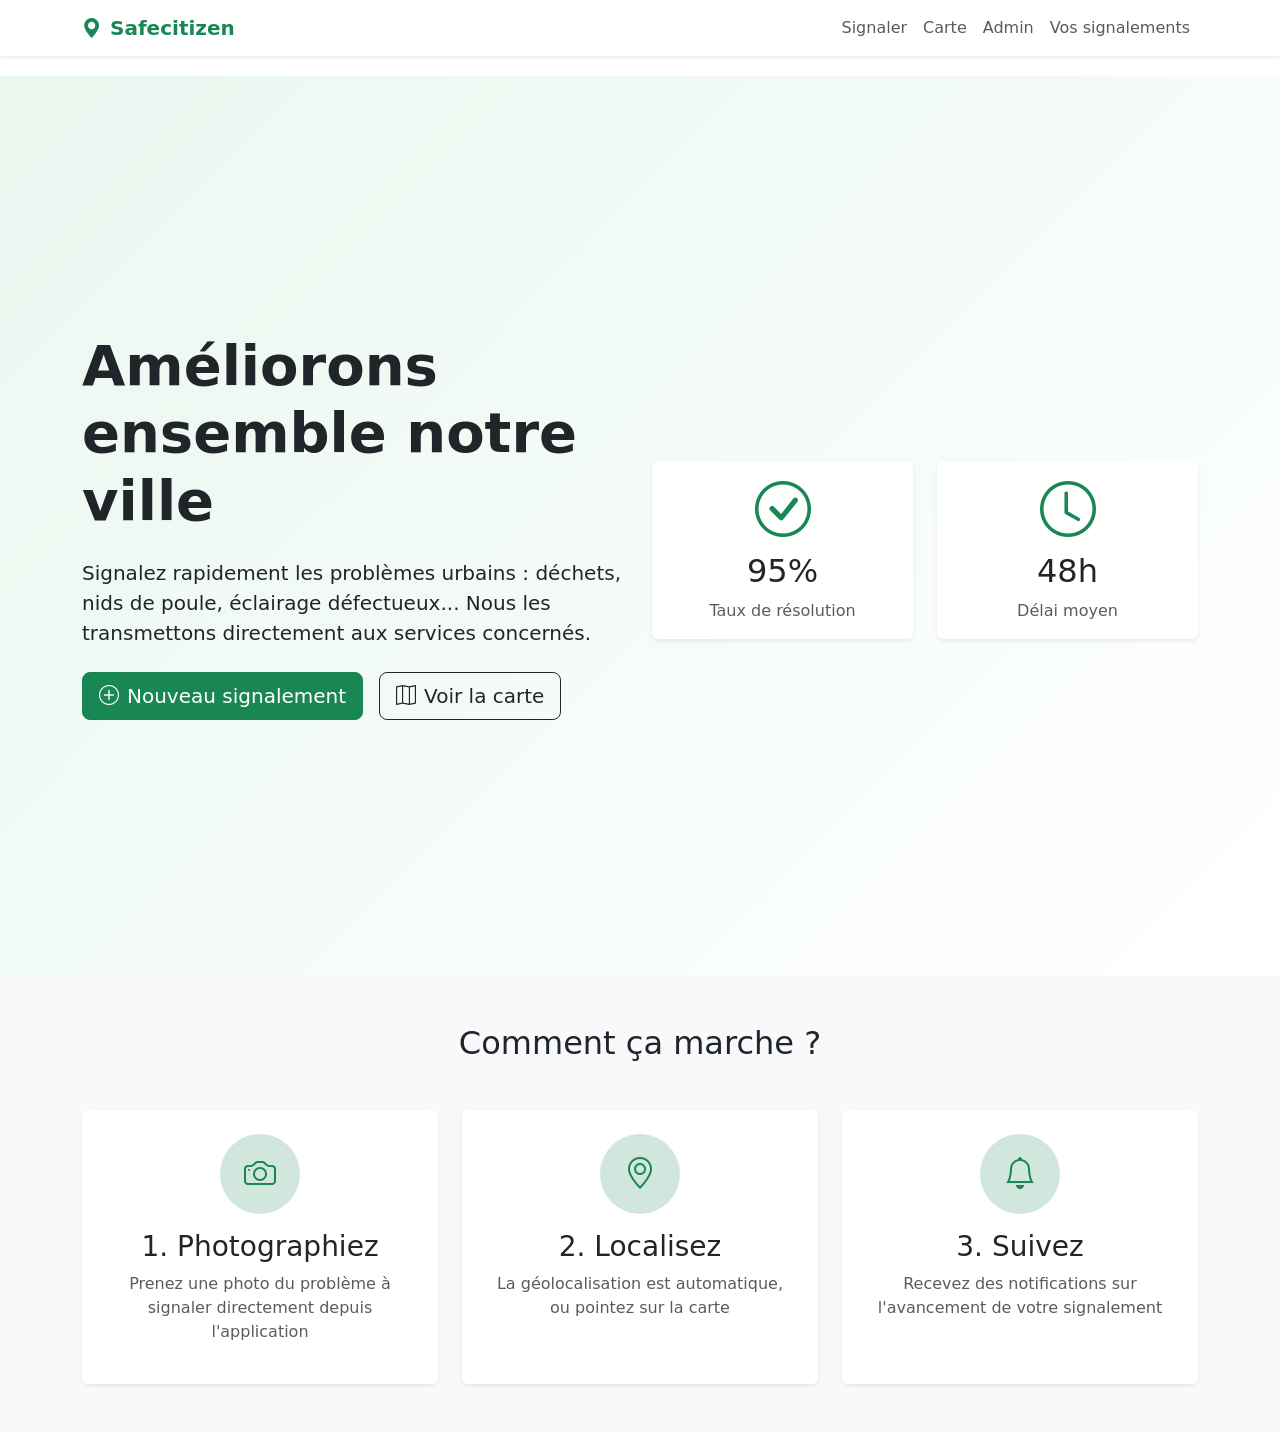
<file: project/index.html>
<!DOCTYPE html>
<html lang="fr">
<head>
    <meta charset="UTF-8">
    <meta name="viewport" content="width=device-width, initial-scale=1.0">
    <title>UrbanReport - Signalement d'anomalies urbaines</title>
    <link href="https://cdn.jsdelivr.net/npm/bootstrap@5.3.3/dist/css/bootstrap.min.css" rel="stylesheet">
    <link rel="stylesheet" href="https://cdn.jsdelivr.net/npm/bootstrap-icons@1.11.3/font/bootstrap-icons.css">
    <link rel="stylesheet" href="css/style.css">
</head>
<body>
    <nav class="navbar navbar-expand-lg navbar-light bg-white shadow-sm fixed-top">
        <div class="container">
            <a class="navbar-brand fw-bold text-success" href="index.html">
                <i class="bi bi-geo-alt-fill me-2"></i>Safecitizen
            </a>
            <button class="navbar-toggler" type="button" data-bs-toggle="collapse" data-bs-target="#navbarNav">
                <span class="navbar-toggler-icon"></span>
            </button>
            <div class="collapse navbar-collapse" id="navbarNav">
                <ul class="navbar-nav ms-auto">
                    <li class="nav-item">
                        <a class="nav-link" href="signalement.html">Signaler</a>
                    </li>
                    <li class="nav-item">
                        <a class="nav-link" href="carte.html">Carte</a>
                    </li>
                    <li class="nav-item">
                        <a class="nav-link" href="admin.html">Admin</a>
                    </li>
                    <li class="nav-item">
                        <a class="nav-link" href="liste-signalements.html">Vos signalements</a>
                    </li>
                </ul>
            </div>
        </div>
    </nav>

    <header class="hero">
        <div class="container">
            <div class="row align-items-center min-vh-100">
                <div class="col-lg-6">
                    <h1 class="display-4 fw-bold mb-4">Améliorons ensemble notre ville</h1>
                    <p class="lead mb-4">Signalez rapidement les problèmes urbains : déchets, nids de poule, éclairage défectueux... Nous les transmettons directement aux services concernés.</p>
                    <div class="d-flex gap-3">
                        <a href="signalement.html" class="btn btn-success btn-lg">
                            <i class="bi bi-plus-circle me-2"></i>Nouveau signalement
                        </a>
                        <a href="carte.html" class="btn btn-outline-dark btn-lg">
                            <i class="bi bi-map me-2"></i>Voir la carte
                        </a>
                    </div>
                </div>
                <div class="col-lg-6">
                    <div class="stats-cards">
                        <div class="row g-4">
                            <div class="col-md-6">
                                <div class="card border-0 shadow-sm">
                                    <div class="card-body text-center">
                                        <div class="display-4 text-success mb-2">
                                            <i class="bi bi-check-circle"></i>
                                        </div>
                                        <h3 class="h2 mb-2">95%</h3>
                                        <p class="text-muted mb-0">Taux de résolution</p>
                                    </div>
                                </div>
                            </div>
                            <div class="col-md-6">
                                <div class="card border-0 shadow-sm">
                                    <div class="card-body text-center">
                                        <div class="display-4 text-success mb-2">
                                            <i class="bi bi-clock"></i>
                                        </div>
                                        <h3 class="h2 mb-2">48h</h3>
                                        <p class="text-muted mb-0">Délai moyen</p>
                                    </div>
                                </div>
                            </div>
                        </div>
                    </div>
                </div>
            </div>
        </div>
    </header>

    <section class="py-5 bg-light">
        <div class="container">
            <h2 class="text-center mb-5">Comment ça marche ?</h2>
            <div class="row g-4">
                <div class="col-md-4">
                    <div class="card h-100 border-0 shadow-sm">
                        <div class="card-body text-center p-4">
                            <div class="feature-icon bg-success-subtle text-success rounded-circle mb-3">
                                <i class="bi bi-camera"></i>
                            </div>
                            <h3>1. Photographiez</h3>
                            <p class="text-muted">Prenez une photo du problème à signaler directement depuis l'application</p>
                        </div>
                    </div>
                </div>
                <div class="col-md-4">
                    <div class="card h-100 border-0 shadow-sm">
                        <div class="card-body text-center p-4">
                            <div class="feature-icon bg-success-subtle text-success rounded-circle mb-3">
                                <i class="bi bi-geo-alt"></i>
                            </div>
                            <h3>2. Localisez</h3>
                            <p class="text-muted">La géolocalisation est automatique, ou pointez sur la carte</p>
                        </div>
                    </div>
                </div>
                <div class="col-md-4">
                    <div class="card h-100 border-0 shadow-sm">
                        <div class="card-body text-center p-4">
                            <div class="feature-icon bg-success-subtle text-success rounded-circle mb-3">
                                <i class="bi bi-bell"></i>
                            </div>
                            <h3>3. Suivez</h3>
                            <p class="text-muted">Recevez des notifications sur l'avancement de votre signalement</p>
                        </div>
                    </div>
                </div>
            </div>
        </div>
    </section>

    <script src="https://cdn.jsdelivr.net/npm/bootstrap@5.3.3/dist/js/bootstrap.bundle.min.js"></script>
    <script src="js/utils/date.js"></script>
    <script src="js/utils/storage.js"></script>
    <script src="js/components/reports.js"></script>
    <script src="js/main.js"></script>
</body>
</html>
</file>
<file: project/css/style.css>
:root {
    --primary: #198754;
    --primary-dark: #146c43;
    --primary-light: #e9f7ef;
}

body {
    padding-top: 76px;
}

/* Hero Section */
.hero {
    background: linear-gradient(135deg, var(--primary-light) 0%, #ffffff 100%);
    min-height: calc(100vh - 76px);
    display: flex;
    align-items: center;
}

/* Feature Icons */
.feature-icon {
    width: 80px;
    height: 80px;
    display: inline-flex;
    align-items: center;
    justify-content: center;
    font-size: 2rem;
}

/* Report Cards */
.report-card {
    transition: transform 0.2s;
}

.report-card:hover {
    transform: translateY(-5px);
}

.report-image {
    height: 200px;
    object-fit: cover;
}

.report-status {
    position: absolute;
    top: 1rem;
    right: 1rem;
    z-index: 1;
}

/* Stats Cards */
.stats-cards {
    margin-top: 3rem;
}

/* Map Container */
#map {
    height: 400px;
    border-radius: 0.5rem;
}

/* Form Styles */
.form-control:focus, .form-select:focus {
    border-color: var(--primary);
    box-shadow: 0 0 0 0.25rem rgba(25, 135, 84, 0.25);
}

/* Custom Buttons */
.btn-success {
    background-color: var(--primary);
    border-color: var(--primary);
}

.btn-success:hover {
    background-color: var(--primary-dark);
    border-color: var(--primary-dark);
}

/* Status Badges */
.badge-pending {
    background-color: #ffc107;
    color: #000;
}

.badge-in-progress {
    background-color: #0dcaf0;
    color: #000;
}

.badge-resolved {
    background-color: var(--primary);
    color: #fff;
}
</file>
